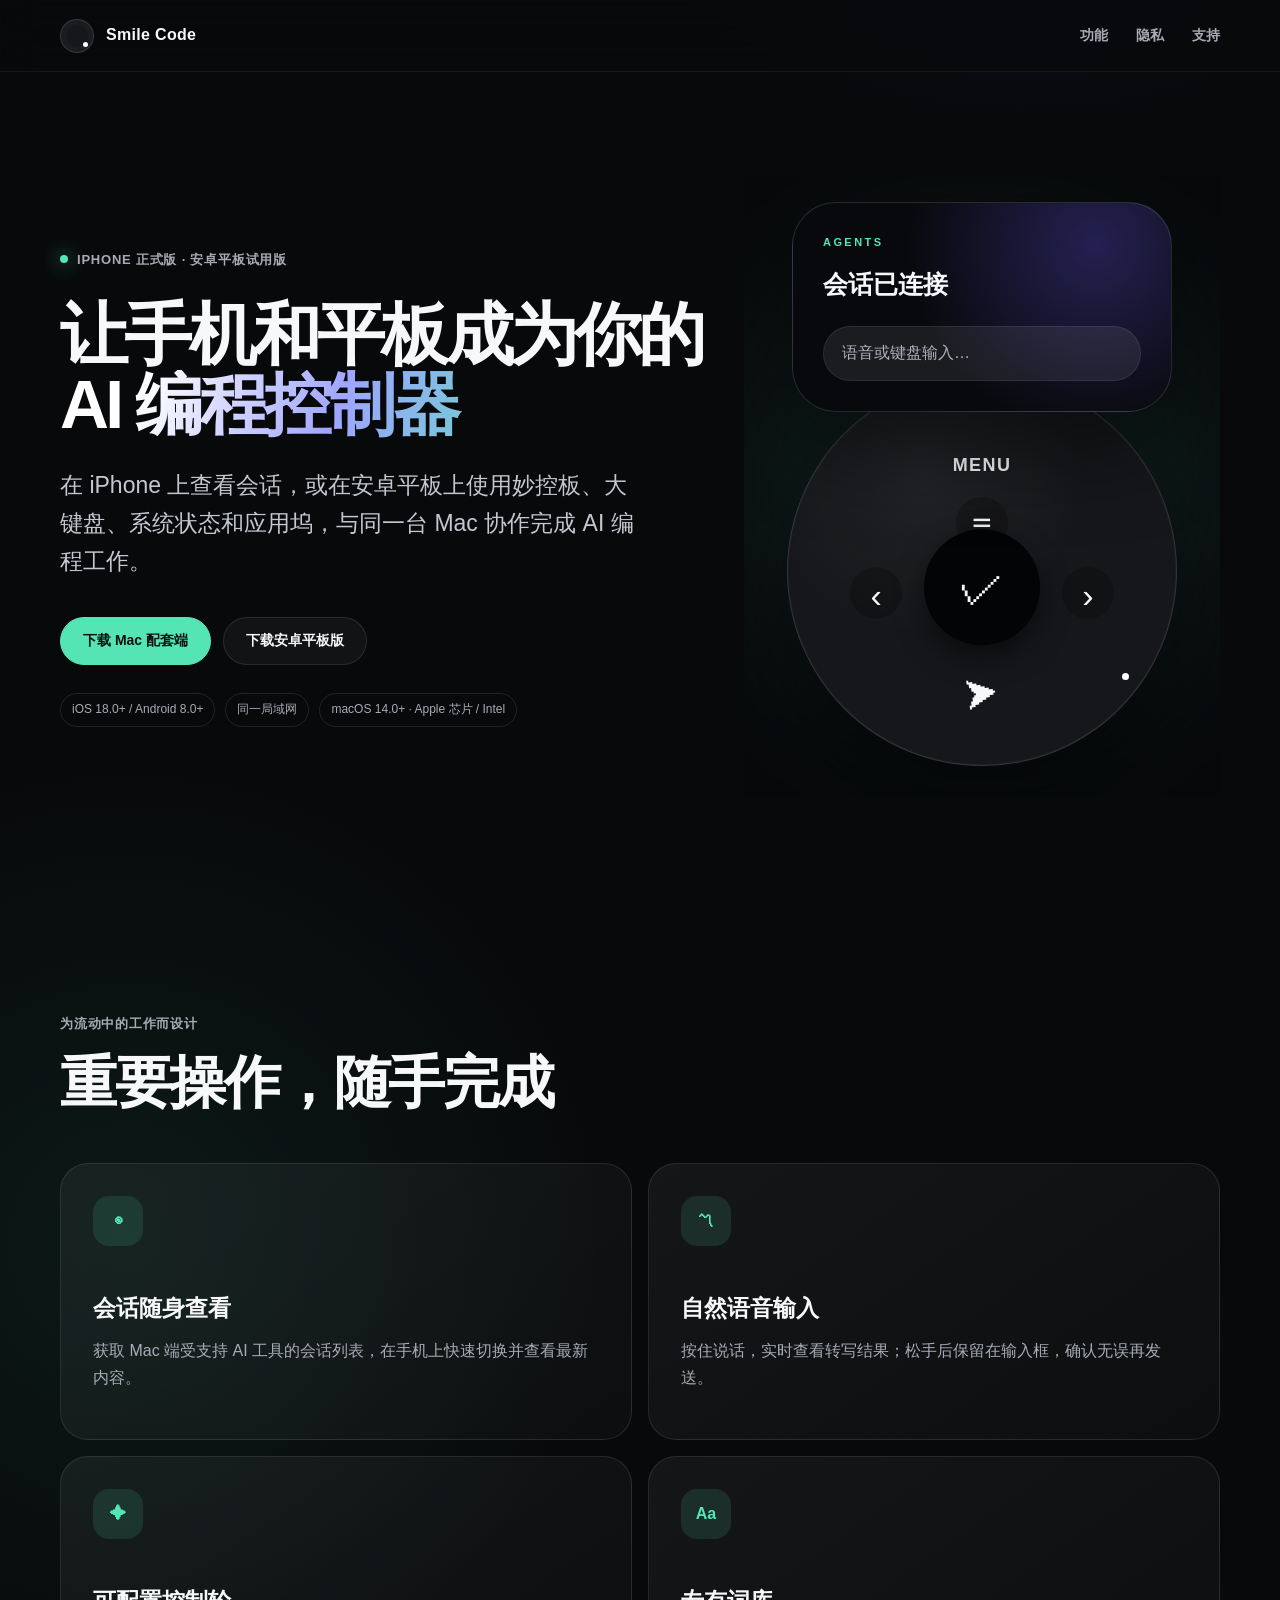
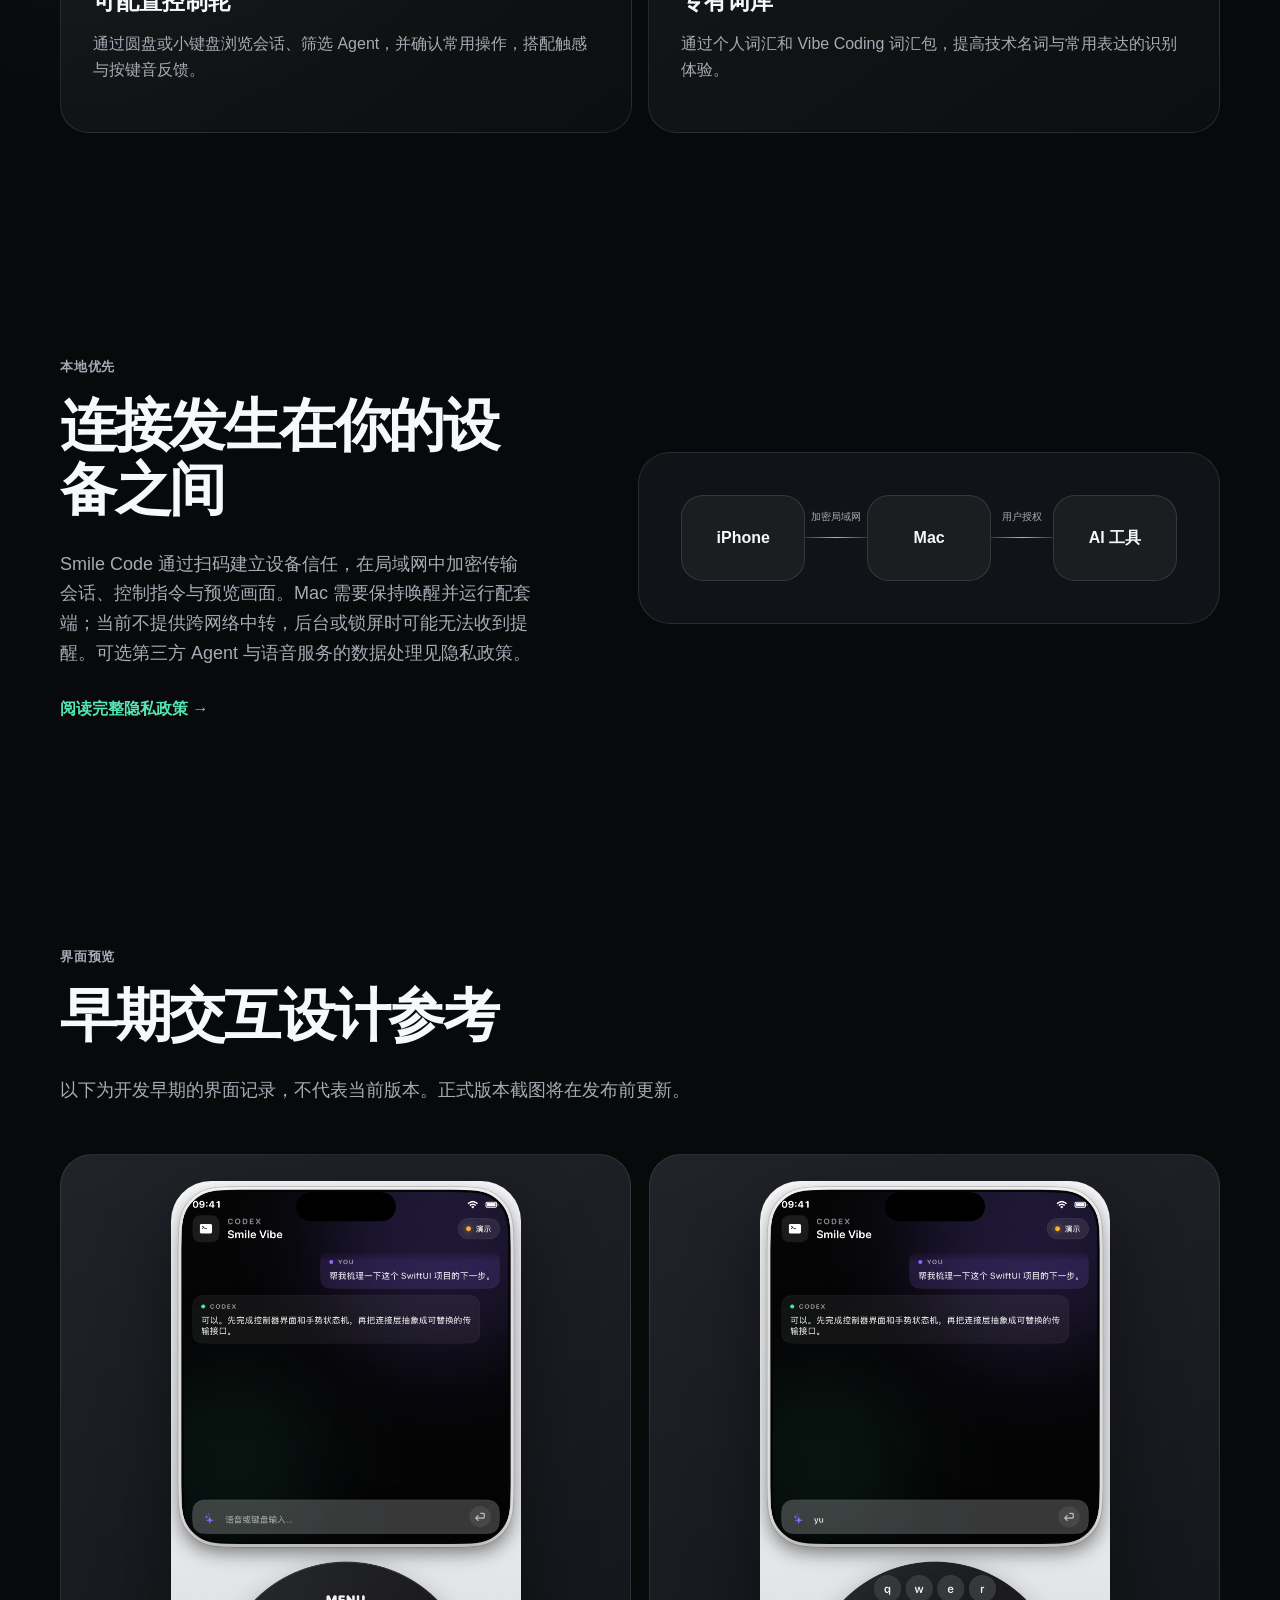
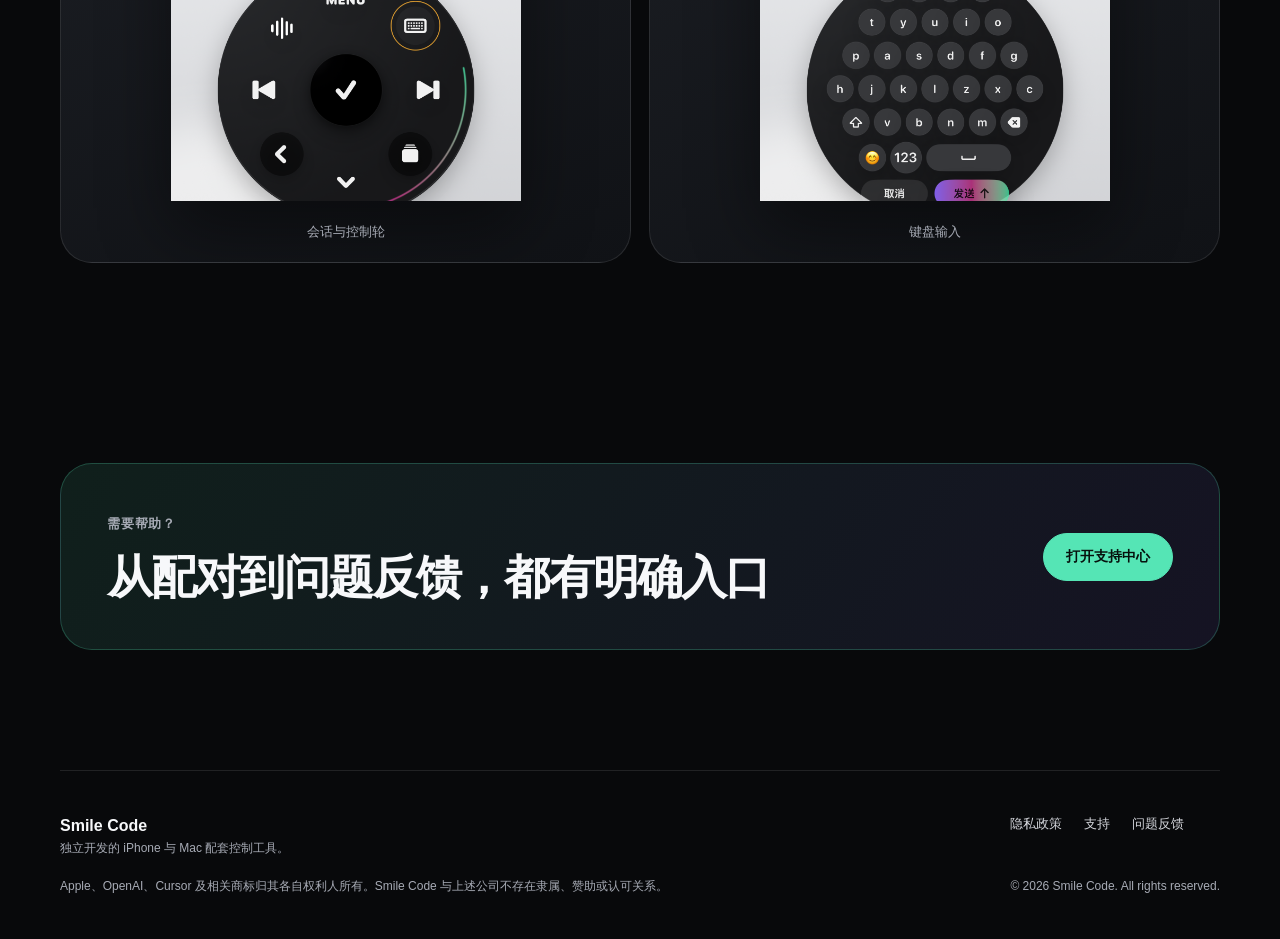
<file: docs/index.html>
<!doctype html>
<html lang="zh-CN">
<head>
  <meta charset="utf-8">
  <meta name="viewport" content="width=device-width, initial-scale=1">
  <meta name="description" content="Smile Code 将 iPhone 与安卓平板变成面向 AI 编程工作流的随身控制器。">
  <meta name="theme-color" content="#0a0b0d">
  <meta property="og:title" content="Smile Code">
  <meta property="og:description" content="用手机和平板操控 Mac 上的 AI 工具。">
  <meta property="og:type" content="website">
  <meta property="og:url" content="https://tanhuoo.github.io/SmileVibe/">
  <title>Smile Code｜手机与平板上的 AI 编程控制器</title>
  <link rel="stylesheet" href="./styles.css">
</head>
<body>
  <header class="site-header">
    <a class="brand" href="./" aria-label="Smile Code 首页">
      <span class="brand-mark" aria-hidden="true"><span></span></span>
      <span>Smile Code</span>
    </a>
    <nav aria-label="主要导航">
      <a href="#features">功能</a>
      <a href="./privacy.html">隐私</a>
      <a href="./support.html">支持</a>
    </nav>
  </header>

  <main>
    <section class="hero shell">
      <div class="hero-copy">
        <div class="eyebrow"><span class="status-dot"></span> iPhone 正式版 · 安卓平板试用版</div>
        <h1><span class="hero-line">让手机和平板成为你的</span><span class="hero-accent">AI 编程控制器</span></h1>
        <p class="lead">在 iPhone 上查看会话，或在安卓平板上使用妙控板、大键盘、系统状态和应用坞，与同一台 Mac 协作完成 AI 编程工作。</p>
        <div class="actions">
          <a class="button primary" href="./support.html#mac-download">下载 Mac 配套端</a>
          <a class="button secondary" href="./support.html#android-download">下载安卓平板版</a>
        </div>
        <div class="requirements">
          <span>iOS 18.0+ / Android 8.0+</span>
          <span>同一局域网</span>
          <span>macOS 14.0+ · Apple 芯片 / Intel</span>
        </div>
      </div>

      <div class="controller-visual" aria-label="Smile Code 控制轮示意图">
        <div class="screen-card">
          <span class="screen-label">AGENTS</span>
          <strong>会话已连接</strong>
          <p>语音或键盘输入…</p>
        </div>
        <div class="wheel">
          <span class="wheel-label">MENU</span>
          <span class="wheel-key key-top">≡</span>
          <span class="wheel-key key-left">‹</span>
          <span class="wheel-key key-right">›</span>
          <span class="wheel-key key-bottom">➤</span>
          <span class="wheel-center">✓</span>
          <span class="wheel-dot"></span>
        </div>
      </div>
    </section>

    <section class="section shell" id="features">
      <div class="section-heading">
        <span class="eyebrow">为流动中的工作而设计</span>
        <h2>重要操作，随手完成</h2>
      </div>
      <div class="feature-grid">
        <article class="feature-card">
          <span class="feature-icon">◉</span>
          <h3>会话随身查看</h3>
          <p>获取 Mac 端受支持 AI 工具的会话列表，在手机上快速切换并查看最新内容。</p>
        </article>
        <article class="feature-card">
          <span class="feature-icon">〽</span>
          <h3>自然语音输入</h3>
          <p>按住说话，实时查看转写结果；松手后保留在输入框，确认无误再发送。</p>
        </article>
        <article class="feature-card">
          <span class="feature-icon">✦</span>
          <h3>可配置控制轮</h3>
          <p>通过圆盘或小键盘浏览会话、筛选 Agent，并确认常用操作，搭配触感与按键音反馈。</p>
        </article>
        <article class="feature-card">
          <span class="feature-icon">Aa</span>
          <h3>专有词库</h3>
          <p>通过个人词汇和 Vibe Coding 词汇包，提高技术名词与常用表达的识别体验。</p>
        </article>
      </div>
    </section>

    <section class="section shell split-section">
      <div>
        <span class="eyebrow">本地优先</span>
        <h2>连接发生在你的设备之间</h2>
        <p class="section-copy">Smile Code 通过扫码建立设备信任，在局域网中加密传输会话、控制指令与预览画面。Mac 需要保持唤醒并运行配套端；当前不提供跨网络中转，后台或锁屏时可能无法收到提醒。可选第三方 Agent 与语音服务的数据处理见隐私政策。</p>
        <a class="text-link" href="./privacy.html">阅读完整隐私政策 →</a>
      </div>
      <div class="flow-card" aria-label="数据流示意">
        <div class="flow-node">iPhone</div>
        <div class="flow-line"><span>加密局域网</span></div>
        <div class="flow-node">Mac</div>
        <div class="flow-line"><span>用户授权</span></div>
        <div class="flow-node">AI 工具</div>
      </div>
    </section>

    <section class="section shell">
      <div class="section-heading">
        <span class="eyebrow">界面预览</span>
        <h2>早期交互设计参考</h2>
        <p class="section-copy">以下为开发早期的界面记录，不代表当前版本。正式版本截图将在发布前更新。</p>
      </div>
      <div class="gallery">
        <figure>
          <img src="./assets/mvp-round-04-main.png" alt="Smile Code 会话与控制轮界面" loading="lazy">
          <figcaption>会话与控制轮</figcaption>
        </figure>
        <figure>
          <img src="./assets/mvp-round-04-keyboard.png" alt="Smile Code 键盘输入界面" loading="lazy">
          <figcaption>键盘输入</figcaption>
        </figure>
      </div>
    </section>

    <section class="cta shell">
      <div>
        <span class="eyebrow">需要帮助？</span>
        <h2>从配对到问题反馈，都有明确入口</h2>
      </div>
      <a class="button primary" href="./support.html">打开支持中心</a>
    </section>
  </main>

  <footer class="site-footer shell">
    <div>
      <strong>Smile Code</strong>
      <p>独立开发的 iPhone 与 Mac 配套控制工具。</p>
    </div>
    <div class="footer-links">
      <a href="./privacy.html">隐私政策</a>
      <a href="./support.html">支持</a>
      <a href="https://github.com/TanHuoo/SmileVibe/issues">问题反馈</a>
    </div>
    <p class="disclaimer">Apple、OpenAI、Cursor 及相关商标归其各自权利人所有。Smile Code 与上述公司不存在隶属、赞助或认可关系。</p>
    <p class="copyright">© 2026 Smile Code. All rights reserved.</p>
  </footer>
</body>
</html>
</file>
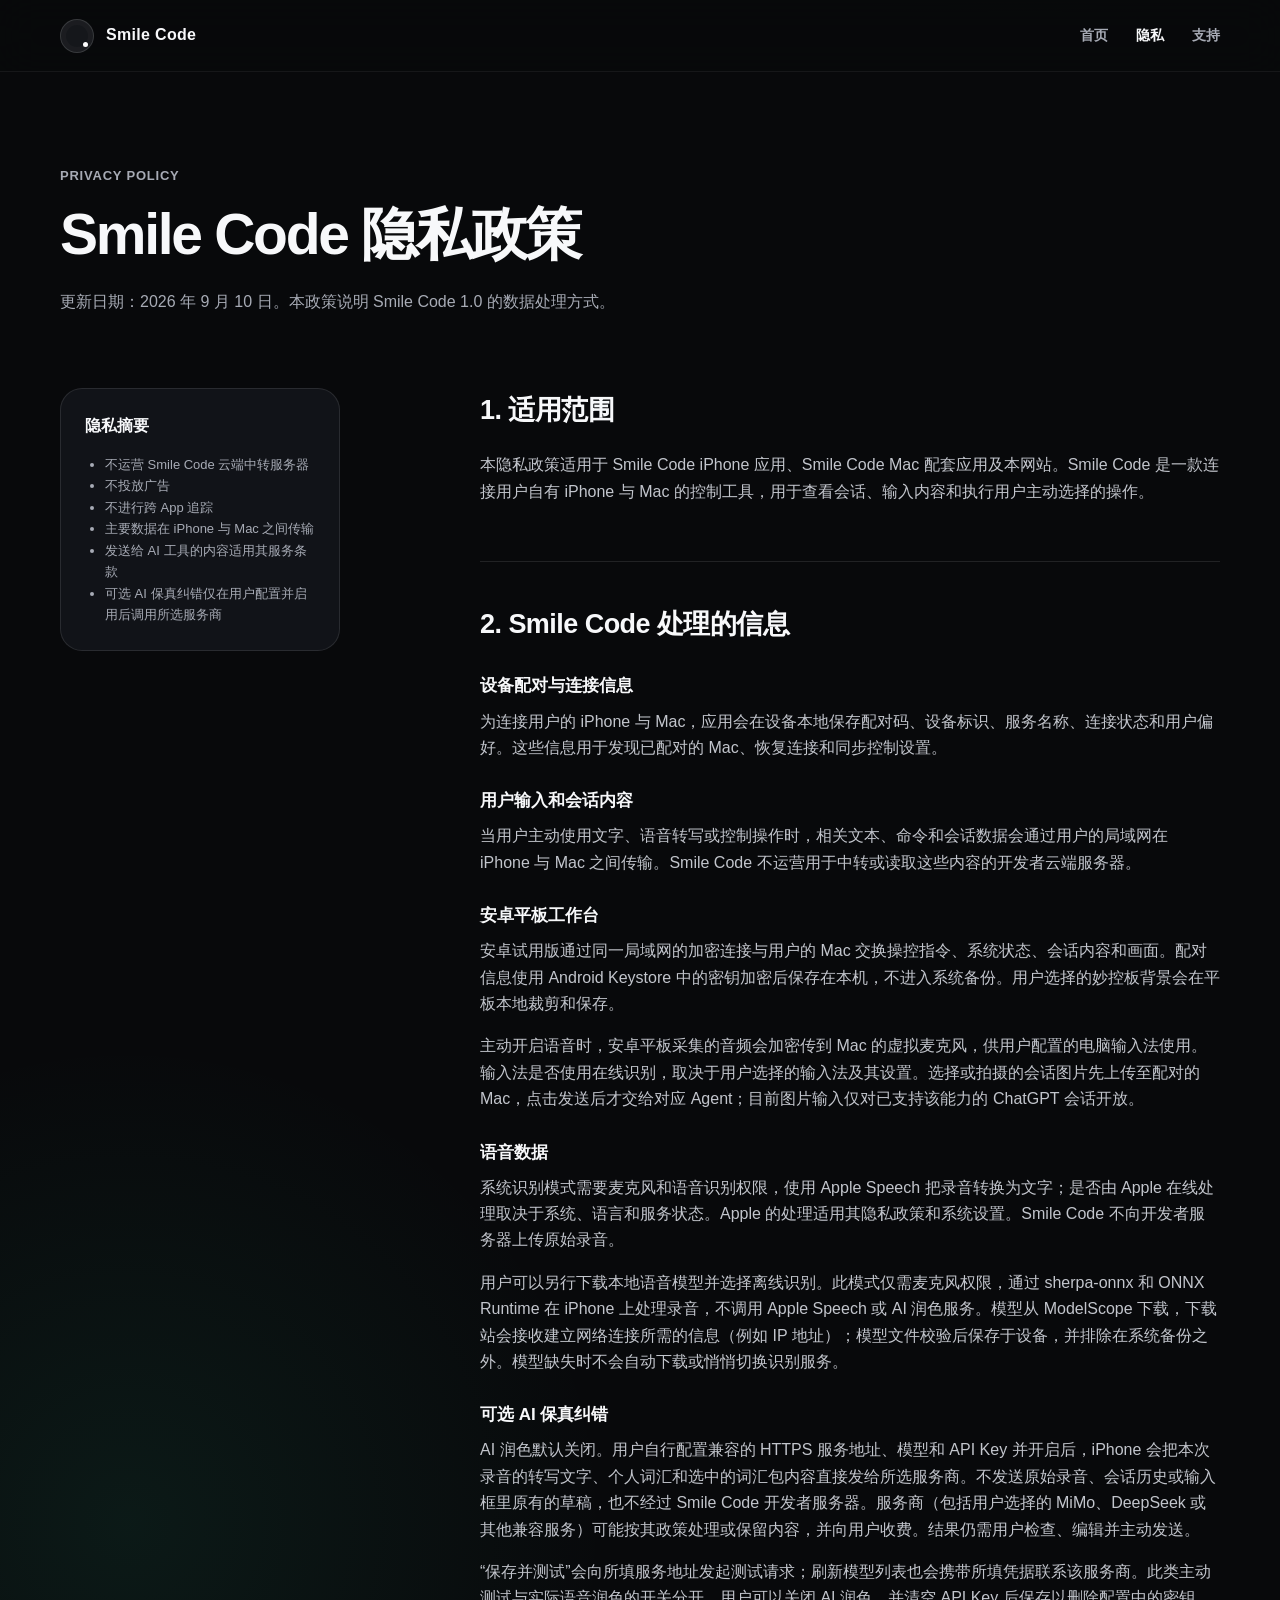
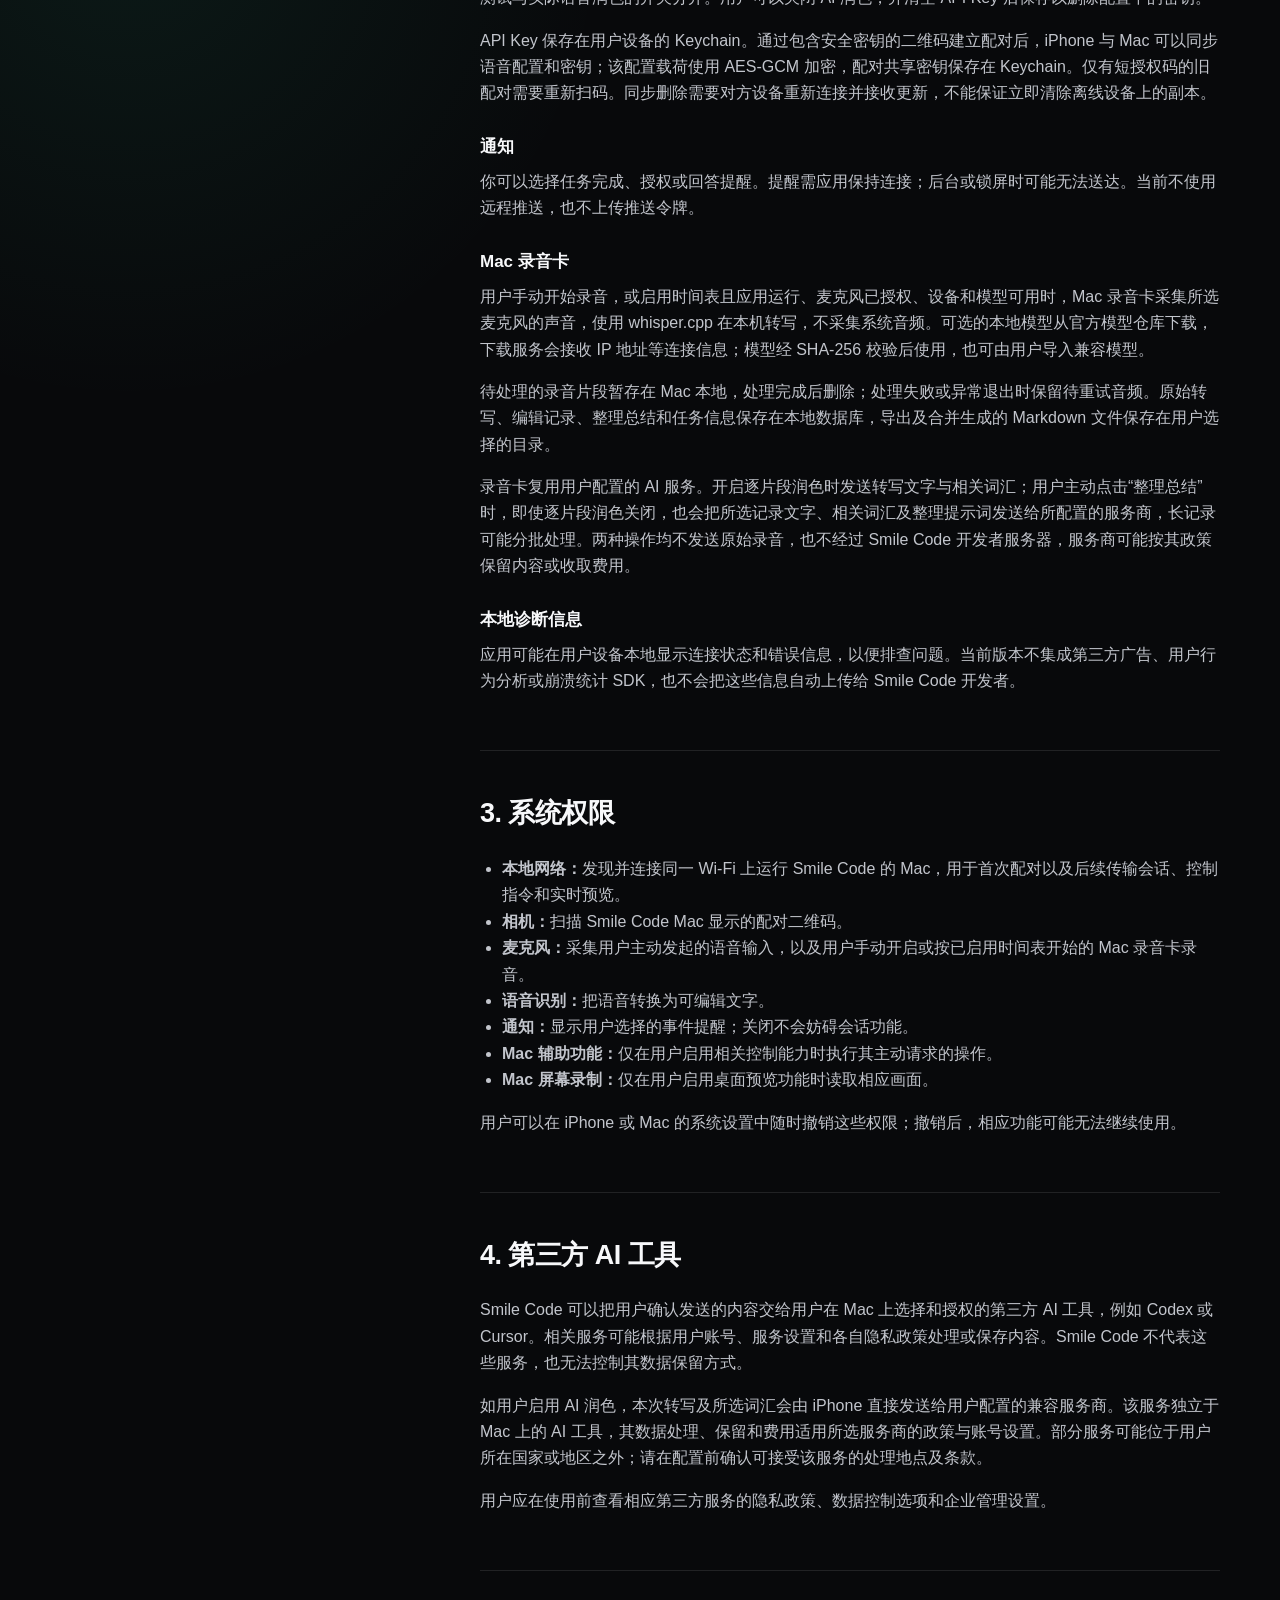
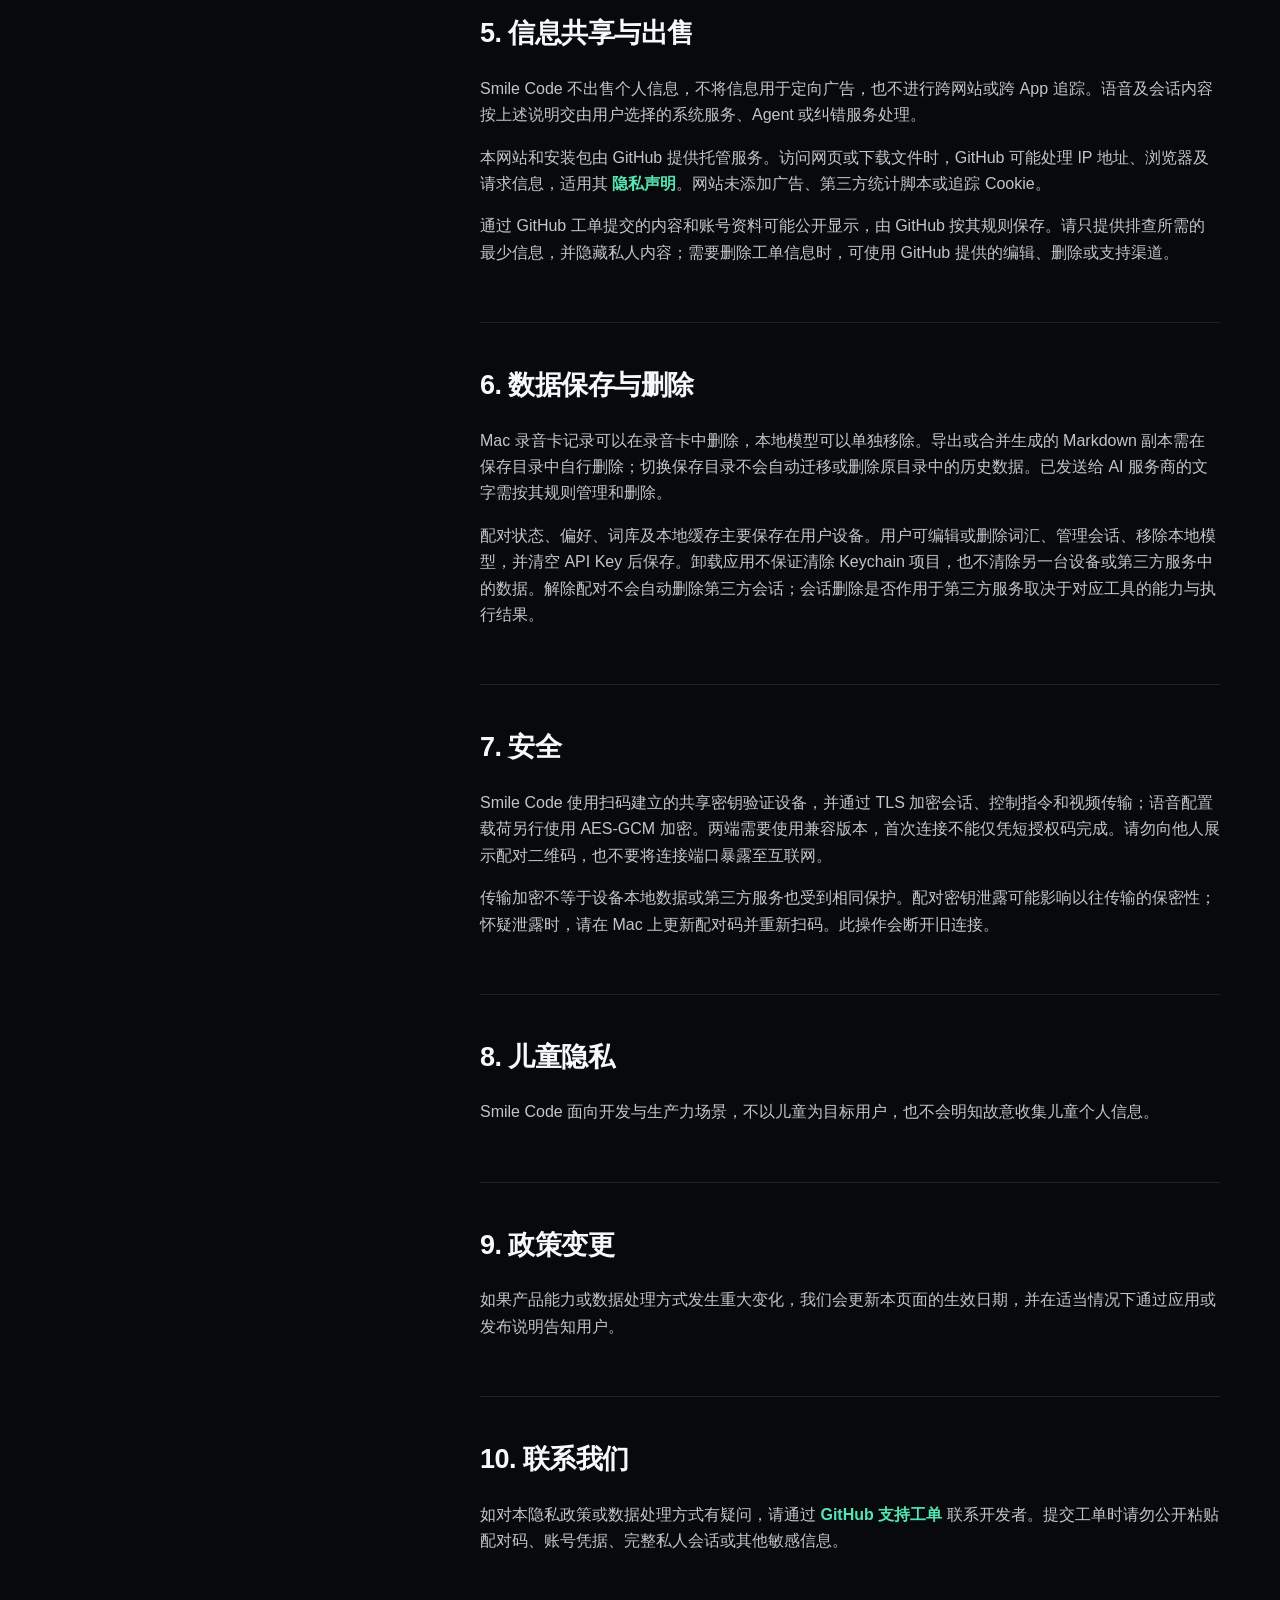
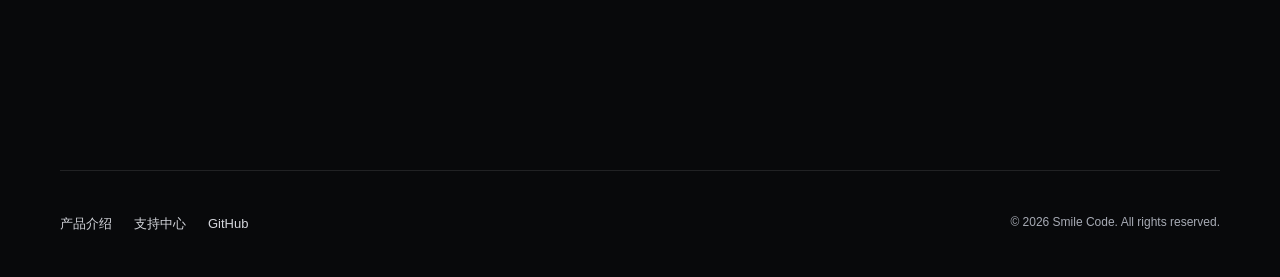
<file: docs/privacy.html>
<!doctype html>
<html lang="zh-CN">
<head>
  <meta charset="utf-8">
  <meta name="viewport" content="width=device-width, initial-scale=1">
  <meta name="description" content="Smile Code 隐私政策。">
  <meta name="theme-color" content="#0a0b0d">
  <title>隐私政策｜Smile Code</title>
  <link rel="stylesheet" href="./styles.css">
</head>
<body>
  <header class="site-header">
    <a class="brand" href="./" aria-label="Smile Code 首页">
      <span class="brand-mark" aria-hidden="true"><span></span></span>
      <span>Smile Code</span>
    </a>
    <nav aria-label="主要导航">
      <a href="./">首页</a>
      <a aria-current="page" href="./privacy.html">隐私</a>
      <a href="./support.html">支持</a>
    </nav>
  </header>

  <main class="document shell">
    <div class="document-heading">
      <span class="eyebrow">Privacy Policy</span>
      <h1>Smile Code 隐私政策</h1>
      <p>更新日期：2026 年 9 月 10 日。本政策说明 Smile Code 1.0 的数据处理方式。</p>
    </div>

    <div class="document-layout">
      <aside class="document-summary">
        <strong>隐私摘要</strong>
        <ul>
          <li>不运营 Smile Code 云端中转服务器</li>
          <li>不投放广告</li>
          <li>不进行跨 App 追踪</li>
          <li>主要数据在 iPhone 与 Mac 之间传输</li>
          <li>发送给 AI 工具的内容适用其服务条款</li>
          <li>可选 AI 保真纠错仅在用户配置并启用后调用所选服务商</li>
        </ul>
      </aside>

      <article class="document-content">
        <section>
          <h2>1. 适用范围</h2>
          <p>本隐私政策适用于 Smile Code iPhone 应用、Smile Code Mac 配套应用及本网站。Smile Code 是一款连接用户自有 iPhone 与 Mac 的控制工具，用于查看会话、输入内容和执行用户主动选择的操作。</p>
        </section>

        <section>
          <h2>2. Smile Code 处理的信息</h2>
          <h3>设备配对与连接信息</h3>
          <p>为连接用户的 iPhone 与 Mac，应用会在设备本地保存配对码、设备标识、服务名称、连接状态和用户偏好。这些信息用于发现已配对的 Mac、恢复连接和同步控制设置。</p>

          <h3>用户输入和会话内容</h3>
          <p>当用户主动使用文字、语音转写或控制操作时，相关文本、命令和会话数据会通过用户的局域网在 iPhone 与 Mac 之间传输。Smile Code 不运营用于中转或读取这些内容的开发者云端服务器。</p>

          <h3>安卓平板工作台</h3>
          <p>安卓试用版通过同一局域网的加密连接与用户的 Mac 交换操控指令、系统状态、会话内容和画面。配对信息使用 Android Keystore 中的密钥加密后保存在本机，不进入系统备份。用户选择的妙控板背景会在平板本地裁剪和保存。</p>
          <p>主动开启语音时，安卓平板采集的音频会加密传到 Mac 的虚拟麦克风，供用户配置的电脑输入法使用。输入法是否使用在线识别，取决于用户选择的输入法及其设置。选择或拍摄的会话图片先上传至配对的 Mac，点击发送后才交给对应 Agent；目前图片输入仅对已支持该能力的 ChatGPT 会话开放。</p>

          <h3>语音数据</h3>
          <p>系统识别模式需要麦克风和语音识别权限，使用 Apple Speech 把录音转换为文字；是否由 Apple 在线处理取决于系统、语言和服务状态。Apple 的处理适用其隐私政策和系统设置。Smile Code 不向开发者服务器上传原始录音。</p>
          <p>用户可以另行下载本地语音模型并选择离线识别。此模式仅需麦克风权限，通过 sherpa-onnx 和 ONNX Runtime 在 iPhone 上处理录音，不调用 Apple Speech 或 AI 润色服务。模型从 ModelScope 下载，下载站会接收建立网络连接所需的信息（例如 IP 地址）；模型文件校验后保存于设备，并排除在系统备份之外。模型缺失时不会自动下载或悄悄切换识别服务。</p>

          <h3>可选 AI 保真纠错</h3>
          <p>AI 润色默认关闭。用户自行配置兼容的 HTTPS 服务地址、模型和 API Key 并开启后，iPhone 会把本次录音的转写文字、个人词汇和选中的词汇包内容直接发给所选服务商。不发送原始录音、会话历史或输入框里原有的草稿，也不经过 Smile Code 开发者服务器。服务商（包括用户选择的 MiMo、DeepSeek 或其他兼容服务）可能按其政策处理或保留内容，并向用户收费。结果仍需用户检查、编辑并主动发送。</p>
          <p>“保存并测试”会向所填服务地址发起测试请求；刷新模型列表也会携带所填凭据联系该服务商。此类主动测试与实际语音润色的开关分开。用户可以关闭 AI 润色，并清空 API Key 后保存以删除配置中的密钥。</p>
          <p>API Key 保存在用户设备的 Keychain。通过包含安全密钥的二维码建立配对后，iPhone 与 Mac 可以同步语音配置和密钥；该配置载荷使用 AES-GCM 加密，配对共享密钥保存在 Keychain。仅有短授权码的旧配对需要重新扫码。同步删除需要对方设备重新连接并接收更新，不能保证立即清除离线设备上的副本。</p>

          <h3>通知</h3>
          <p>你可以选择任务完成、授权或回答提醒。提醒需应用保持连接；后台或锁屏时可能无法送达。当前不使用远程推送，也不上传推送令牌。</p>

          <h3>Mac 录音卡</h3>
          <p>用户手动开始录音，或启用时间表且应用运行、麦克风已授权、设备和模型可用时，Mac 录音卡采集所选麦克风的声音，使用 whisper.cpp 在本机转写，不采集系统音频。可选的本地模型从官方模型仓库下载，下载服务会接收 IP 地址等连接信息；模型经 SHA-256 校验后使用，也可由用户导入兼容模型。</p>
          <p>待处理的录音片段暂存在 Mac 本地，处理完成后删除；处理失败或异常退出时保留待重试音频。原始转写、编辑记录、整理总结和任务信息保存在本地数据库，导出及合并生成的 Markdown 文件保存在用户选择的目录。</p>
          <p>录音卡复用用户配置的 AI 服务。开启逐片段润色时发送转写文字与相关词汇；用户主动点击“整理总结”时，即使逐片段润色关闭，也会把所选记录文字、相关词汇及整理提示词发送给所配置的服务商，长记录可能分批处理。两种操作均不发送原始录音，也不经过 Smile Code 开发者服务器，服务商可能按其政策保留内容或收取费用。</p>
          <h3>本地诊断信息</h3>
          <p>应用可能在用户设备本地显示连接状态和错误信息，以便排查问题。当前版本不集成第三方广告、用户行为分析或崩溃统计 SDK，也不会把这些信息自动上传给 Smile Code 开发者。</p>
        </section>

        <section>
          <h2>3. 系统权限</h2>
          <ul>
            <li><strong>本地网络：</strong>发现并连接同一 Wi-Fi 上运行 Smile Code 的 Mac，用于首次配对以及后续传输会话、控制指令和实时预览。</li>
            <li><strong>相机：</strong>扫描 Smile Code Mac 显示的配对二维码。</li>
            <li><strong>麦克风：</strong>采集用户主动发起的语音输入，以及用户手动开启或按已启用时间表开始的 Mac 录音卡录音。</li>
            <li><strong>语音识别：</strong>把语音转换为可编辑文字。</li>
            <li><strong>通知：</strong>显示用户选择的事件提醒；关闭不会妨碍会话功能。</li>
            <li><strong>Mac 辅助功能：</strong>仅在用户启用相关控制能力时执行其主动请求的操作。</li>
            <li><strong>Mac 屏幕录制：</strong>仅在用户启用桌面预览功能时读取相应画面。</li>
          </ul>
          <p>用户可以在 iPhone 或 Mac 的系统设置中随时撤销这些权限；撤销后，相应功能可能无法继续使用。</p>
        </section>

        <section>
          <h2>4. 第三方 AI 工具</h2>
          <p>Smile Code 可以把用户确认发送的内容交给用户在 Mac 上选择和授权的第三方 AI 工具，例如 Codex 或 Cursor。相关服务可能根据用户账号、服务设置和各自隐私政策处理或保存内容。Smile Code 不代表这些服务，也无法控制其数据保留方式。</p>
          <p>如用户启用 AI 润色，本次转写及所选词汇会由 iPhone 直接发送给用户配置的兼容服务商。该服务独立于 Mac 上的 AI 工具，其数据处理、保留和费用适用所选服务商的政策与账号设置。部分服务可能位于用户所在国家或地区之外；请在配置前确认可接受该服务的处理地点及条款。</p>
          <p>用户应在使用前查看相应第三方服务的隐私政策、数据控制选项和企业管理设置。</p>
        </section>

        <section>
          <h2>5. 信息共享与出售</h2>
          <p>Smile Code 不出售个人信息，不将信息用于定向广告，也不进行跨网站或跨 App 追踪。语音及会话内容按上述说明交由用户选择的系统服务、Agent 或纠错服务处理。</p>
          <p>本网站和安装包由 GitHub 提供托管服务。访问网页或下载文件时，GitHub 可能处理 IP 地址、浏览器及请求信息，适用其 <a href="https://docs.github.com/en/site-policy/privacy-policies/github-general-privacy-statement">隐私声明</a>。网站未添加广告、第三方统计脚本或追踪 Cookie。</p>
          <p>通过 GitHub 工单提交的内容和账号资料可能公开显示，由 GitHub 按其规则保存。请只提供排查所需的最少信息，并隐藏私人内容；需要删除工单信息时，可使用 GitHub 提供的编辑、删除或支持渠道。</p>
        </section>

        <section>
          <h2>6. 数据保存与删除</h2>
          <p>Mac 录音卡记录可以在录音卡中删除，本地模型可以单独移除。导出或合并生成的 Markdown 副本需在保存目录中自行删除；切换保存目录不会自动迁移或删除原目录中的历史数据。已发送给 AI 服务商的文字需按其规则管理和删除。</p>
          <p>配对状态、偏好、词库及本地缓存主要保存在用户设备。用户可编辑或删除词汇、管理会话、移除本地模型，并清空 API Key 后保存。卸载应用不保证清除 Keychain 项目，也不清除另一台设备或第三方服务中的数据。解除配对不会自动删除第三方会话；会话删除是否作用于第三方服务取决于对应工具的能力与执行结果。</p>
        </section>

        <section>
          <h2>7. 安全</h2>
          <p>Smile Code 使用扫码建立的共享密钥验证设备，并通过 TLS 加密会话、控制指令和视频传输；语音配置载荷另行使用 AES-GCM 加密。两端需要使用兼容版本，首次连接不能仅凭短授权码完成。请勿向他人展示配对二维码，也不要将连接端口暴露至互联网。</p>
          <p>传输加密不等于设备本地数据或第三方服务也受到相同保护。配对密钥泄露可能影响以往传输的保密性；怀疑泄露时，请在 Mac 上更新配对码并重新扫码。此操作会断开旧连接。</p>
        </section>

        <section>
          <h2>8. 儿童隐私</h2>
          <p>Smile Code 面向开发与生产力场景，不以儿童为目标用户，也不会明知故意收集儿童个人信息。</p>
        </section>

        <section>
          <h2>9. 政策变更</h2>
          <p>如果产品能力或数据处理方式发生重大变化，我们会更新本页面的生效日期，并在适当情况下通过应用或发布说明告知用户。</p>
        </section>

        <section>
          <h2>10. 联系我们</h2>
          <p>如对本隐私政策或数据处理方式有疑问，请通过 <a href="https://github.com/TanHuoo/SmileVibe/issues/new">GitHub 支持工单</a> 联系开发者。提交工单时请勿公开粘贴配对码、账号凭据、完整私人会话或其他敏感信息。</p>
        </section>
      </article>
    </div>
  </main>

  <footer class="site-footer shell compact-footer">
    <div class="footer-links">
      <a href="./">产品介绍</a>
      <a href="./support.html">支持中心</a>
      <a href="https://github.com/TanHuoo/SmileVibe">GitHub</a>
    </div>
    <p class="copyright">© 2026 Smile Code. All rights reserved.</p>
  </footer>
</body>
</html>
</file>
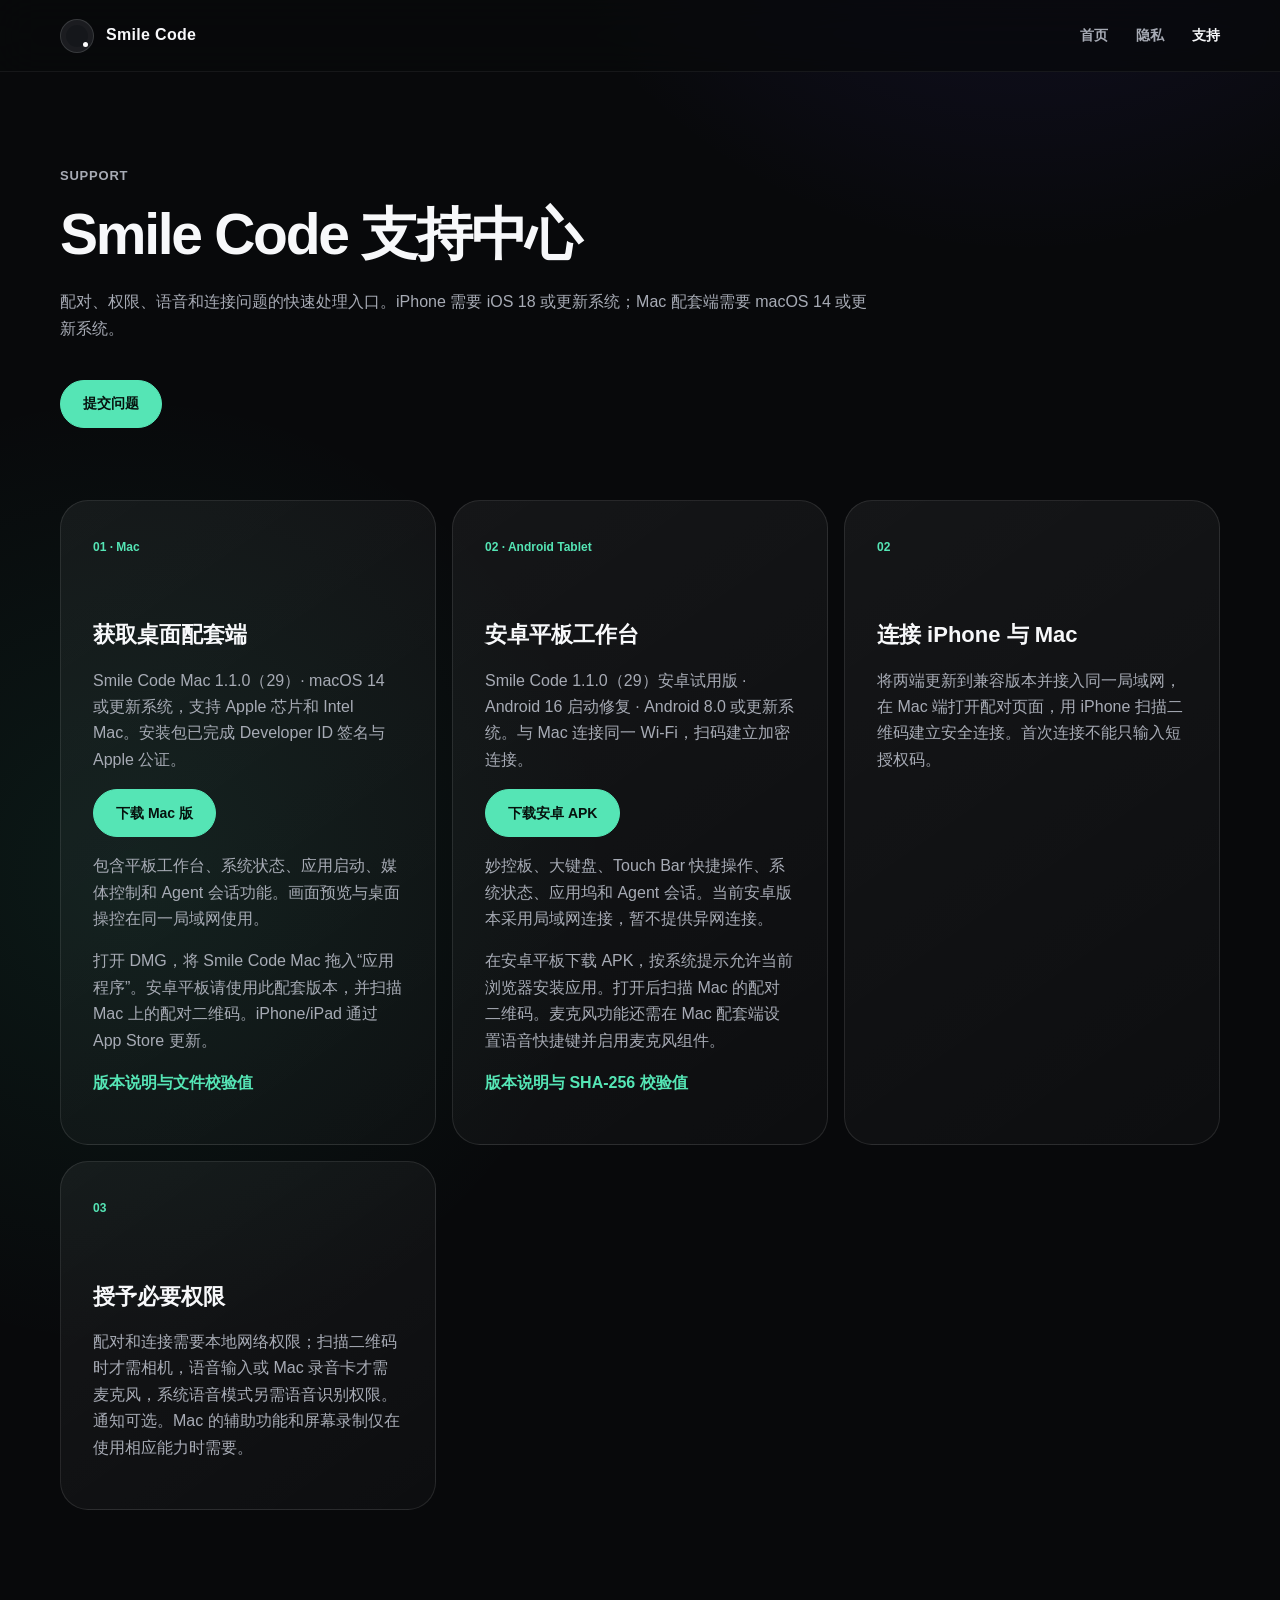
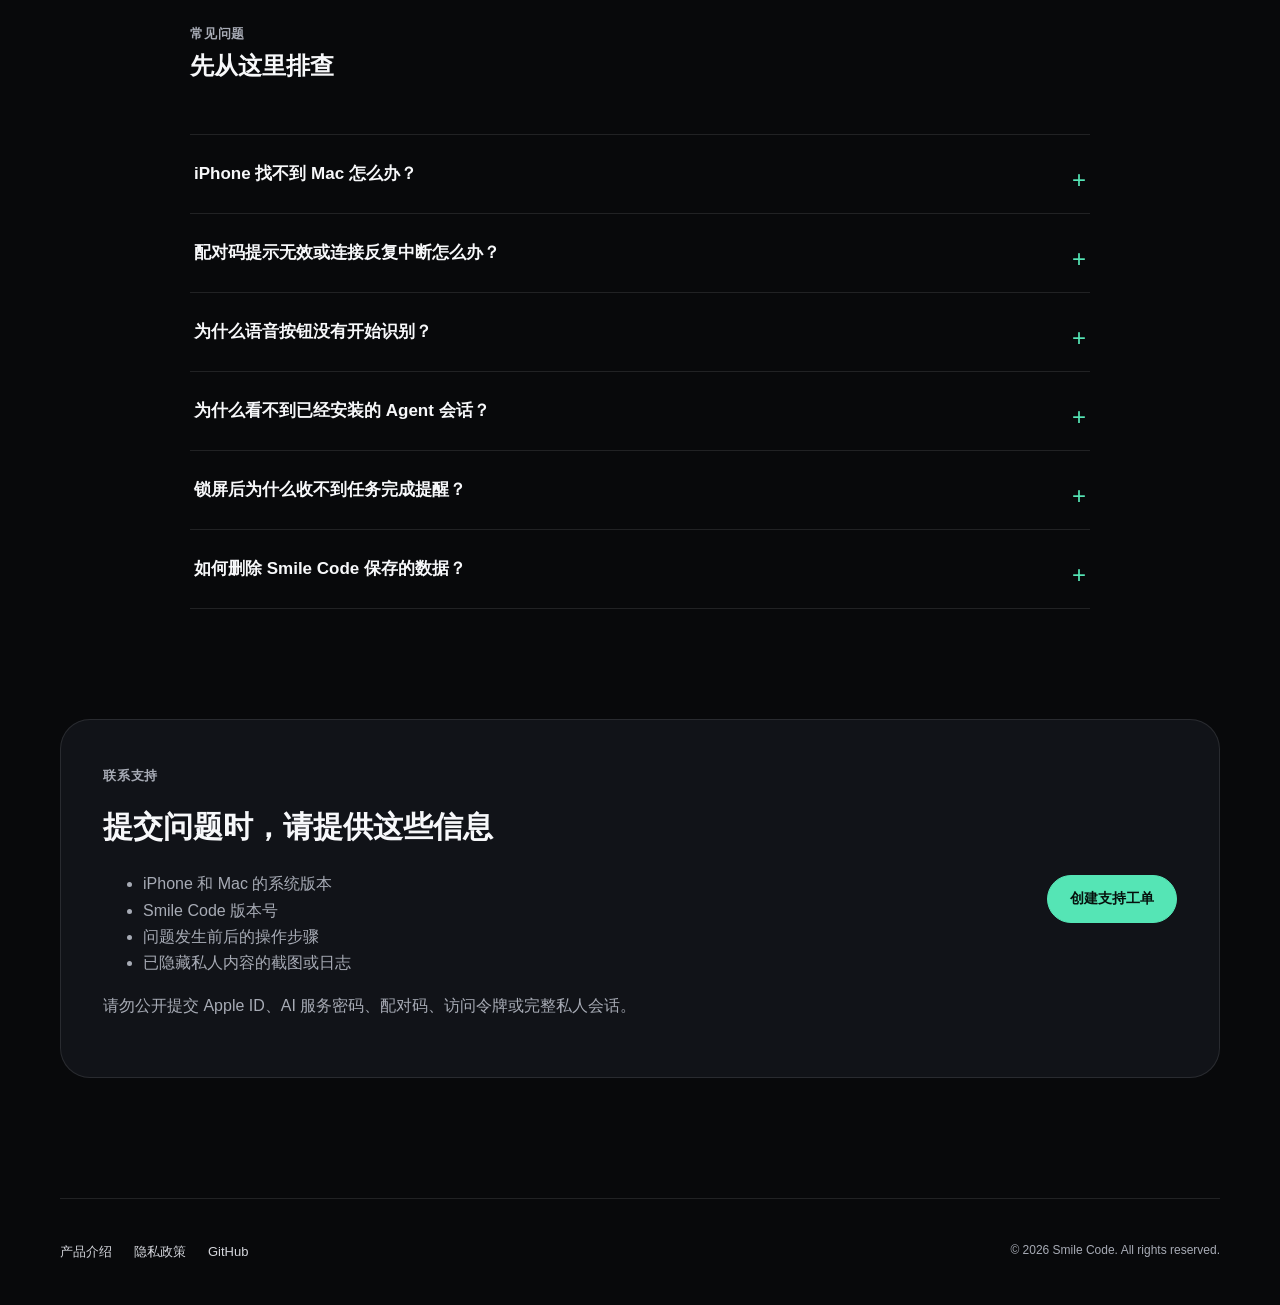
<file: docs/support.html>
<!doctype html>
<html lang="zh-CN">
<head>
  <meta charset="utf-8">
  <meta name="viewport" content="width=device-width, initial-scale=1">
  <meta name="description" content="Smile Code 支持中心、安装说明和问题反馈。">
  <meta name="theme-color" content="#0a0b0d">
  <title>支持中心｜Smile Code</title>
  <link rel="stylesheet" href="./styles.css">
</head>
<body>
  <header class="site-header">
    <a class="brand" href="./" aria-label="Smile Code 首页">
      <span class="brand-mark" aria-hidden="true"><span></span></span>
      <span>Smile Code</span>
    </a>
    <nav aria-label="主要导航">
      <a href="./">首页</a>
      <a href="./privacy.html">隐私</a>
      <a aria-current="page" href="./support.html">支持</a>
    </nav>
  </header>

  <main class="document shell">
    <div class="document-heading support-heading">
      <span class="eyebrow">Support</span>
      <h1>Smile Code 支持中心</h1>
      <p>配对、权限、语音和连接问题的快速处理入口。iPhone 需要 iOS 18 或更新系统；Mac 配套端需要 macOS 14 或更新系统。</p>
      <a class="button primary" href="https://github.com/TanHuoo/SmileVibe/issues/new">提交问题</a>
    </div>

    <section class="support-grid">
      <article class="support-card" id="mac-download">
        <span>01 · Mac</span>
        <h2>获取桌面配套端</h2>
        <p>Smile Code Mac 1.1.0（29）· macOS 14 或更新系统，支持 Apple 芯片和 Intel Mac。安装包已完成 Developer ID 签名与 Apple 公证。</p>
        <p><a class="button primary" href="https://github.com/TanHuoo/SmileVibe/releases/download/mac-v1.1.0-build.29-20261001/Smile-Code-Mac-1.1.0-29-universal.dmg">下载 Mac 版</a></p>
        <p>包含平板工作台、系统状态、应用启动、媒体控制和 Agent 会话功能。画面预览与桌面操控在同一局域网使用。</p>
        <p class="availability-note">打开 DMG，将 Smile Code Mac 拖入“应用程序”。安卓平板请使用此配套版本，并扫描 Mac 上的配对二维码。iPhone/iPad 通过 App Store 更新。</p>
        <p><a href="https://github.com/TanHuoo/SmileVibe/releases/tag/mac-v1.1.0-build.29-20261001">版本说明与文件校验值</a></p>
      </article>
      <article class="support-card" id="android-download">
        <span>02 · Android Tablet</span>
        <h2>安卓平板工作台</h2>
        <p>Smile Code 1.1.0（29）安卓试用版 · Android 16 启动修复 · Android 8.0 或更新系统。与 Mac 连接同一 Wi-Fi，扫码建立加密连接。</p>
        <p><a class="button primary" href="https://github.com/TanHuoo/SmileVibe/releases/download/android-v1.1.0-build.29-20261001-r3/Smile-Code-Android-1.1.0-29.apk">下载安卓 APK</a></p>
        <p>妙控板、大键盘、Touch Bar 快捷操作、系统状态、应用坞和 Agent 会话。当前安卓版本采用局域网连接，暂不提供异网连接。</p>
        <p class="availability-note">在安卓平板下载 APK，按系统提示允许当前浏览器安装应用。打开后扫描 Mac 的配对二维码。麦克风功能还需在 Mac 配套端设置语音快捷键并启用麦克风组件。</p>
        <p><a href="https://github.com/TanHuoo/SmileVibe/releases/tag/android-v1.1.0-build.29-20261001-r3">版本说明与 SHA-256 校验值</a></p>
      </article>
      <article class="support-card">
        <span>02</span>
        <h2>连接 iPhone 与 Mac</h2>
        <p>将两端更新到兼容版本并接入同一局域网，在 Mac 端打开配对页面，用 iPhone 扫描二维码建立安全连接。首次连接不能只输入短授权码。</p>
      </article>
      <article class="support-card">
        <span>03</span>
        <h2>授予必要权限</h2>
        <p>配对和连接需要本地网络权限；扫描二维码时才需相机，语音输入或 Mac 录音卡才需麦克风，系统语音模式另需语音识别权限。通知可选。Mac 的辅助功能和屏幕录制仅在使用相应能力时需要。</p>
      </article>
    </section>

    <section class="faq">
      <div class="section-heading">
        <span class="eyebrow">常见问题</span>
        <h2>先从这里排查</h2>
      </div>

      <details>
        <summary>iPhone 找不到 Mac 怎么办？</summary>
        <div>
          <p>确认两台设备连接到同一个 Wi-Fi，并关闭会隔离局域网设备的访客网络。检查 iPhone 的“设置 → 隐私与安全性 → 本地网络”是否允许 Smile Code，随后在 Mac 端重新启动本地接收服务。</p>
        </div>
      </details>

      <details>
        <summary>配对码提示无效或连接反复中断怎么办？</summary>
        <div>
          <p>确认两端版本兼容，在 Mac 上更新配对码，再用 iPhone 扫描新的二维码。旧版仅输入短码的配对需要重新扫码。不要把配对二维码发送给其他人，也不要在不受信任的公共网络中配对。</p>
        </div>
      </details>

      <details>
        <summary>为什么语音按钮没有开始识别？</summary>
        <div>
          <p>先检查麦克风权限。选择系统识别时，还需允许语音识别；选择本地识别时，请先完成模型下载。转写文字会保留在输入框中，由你确认后发送。</p>
        </div>
      </details>

      <details>
        <summary>为什么看不到已经安装的 Agent 会话？</summary>
        <div>
          <p>Smile Code 只显示已经在 Mac 上完成配置并成功连接的 Agent。请在桌面配套端打开“连接中心 → 连接或配置 Agent”，并在相应工具中自行完成登录。未连接的 Agent 不会出现在 iPhone。</p>
        </div>
      </details>

      <details>
        <summary>锁屏后为什么收不到任务完成提醒？</summary>
        <div>
          <p>提醒需应用保持连接，后台或锁屏时可能无法送达。请返回应用查看进度，并保持 Mac 唤醒。</p>
        </div>
      </details>

      <details>
        <summary>如何删除 Smile Code 保存的数据？</summary>
        <div>
          <p>可以编辑或删除词汇、管理会话、移除本地模型，以及清空 API Key 后保存。解除配对不会删除另一设备或第三方服务的数据；卸载应用也不保证清除 Keychain 密钥。第三方 AI 工具中的会话请在相应工具或账号设置中核验删除结果。</p>
        </div>
      </details>
    </section>

    <section class="contact-panel">
      <div>
        <span class="eyebrow">联系支持</span>
        <h2>提交问题时，请提供这些信息</h2>
        <ul>
          <li>iPhone 和 Mac 的系统版本</li>
          <li>Smile Code 版本号</li>
          <li>问题发生前后的操作步骤</li>
          <li>已隐藏私人内容的截图或日志</li>
        </ul>
        <p>请勿公开提交 Apple ID、AI 服务密码、配对码、访问令牌或完整私人会话。</p>
      </div>
      <a class="button primary" href="https://github.com/TanHuoo/SmileVibe/issues/new">创建支持工单</a>
    </section>
  </main>

  <footer class="site-footer shell compact-footer">
    <div class="footer-links">
      <a href="./">产品介绍</a>
      <a href="./privacy.html">隐私政策</a>
      <a href="https://github.com/TanHuoo/SmileVibe">GitHub</a>
    </div>
    <p class="copyright">© 2026 Smile Code. All rights reserved.</p>
  </footer>
</body>
</html>
</file>
<file: docs/styles.css>
:root {
  color-scheme: dark;
  --bg: #08090b;
  --surface: #111318;
  --surface-strong: #171a20;
  --line: rgba(255, 255, 255, 0.10);
  --text: #f7f8fa;
  --muted: #a7abb5;
  --accent: #55e5b5;
  --accent-strong: #2fcf99;
  --violet: #8b6cff;
  --max-width: 1160px;
}

* {
  box-sizing: border-box;
}

html {
  scroll-behavior: smooth;
}

body {
  margin: 0;
  min-width: 320px;
  background:
    radial-gradient(circle at 80% -10%, rgba(101, 76, 255, 0.16), transparent 34rem),
    radial-gradient(circle at 10% 30%, rgba(52, 220, 167, 0.08), transparent 30rem),
    var(--bg);
  color: var(--text);
  font-family: -apple-system, BlinkMacSystemFont, "SF Pro Display", "PingFang SC", "Helvetica Neue", sans-serif;
  line-height: 1.65;
  -webkit-font-smoothing: antialiased;
}

a {
  color: inherit;
  text-decoration: none;
}

a:focus-visible,
button:focus-visible,
summary:focus-visible {
  outline: 3px solid rgba(85, 229, 181, 0.65);
  outline-offset: 4px;
}

.shell {
  width: min(calc(100% - 40px), var(--max-width));
  margin-inline: auto;
}

.site-header {
  position: sticky;
  z-index: 20;
  top: 0;
  display: flex;
  align-items: center;
  justify-content: space-between;
  min-height: 72px;
  padding: 0 max(24px, calc((100vw - var(--max-width)) / 2));
  border-bottom: 1px solid rgba(255, 255, 255, 0.06);
  background: rgba(8, 9, 11, 0.78);
  backdrop-filter: blur(20px) saturate(140%);
}

.brand {
  display: inline-flex;
  align-items: center;
  gap: 12px;
  font-size: 16px;
  font-weight: 760;
  letter-spacing: 0.02em;
}

.brand-mark {
  position: relative;
  width: 34px;
  height: 34px;
  border: 1px solid rgba(255, 255, 255, 0.15);
  border-radius: 50%;
  background: #15171b;
  box-shadow: inset 0 0 0 5px rgba(255, 255, 255, 0.025);
}

.brand-mark span {
  position: absolute;
  right: 5px;
  bottom: 5px;
  width: 5px;
  height: 5px;
  border-radius: 50%;
  background: white;
}

nav {
  display: flex;
  align-items: center;
  gap: 28px;
}

nav a {
  color: var(--muted);
  font-size: 14px;
  font-weight: 620;
}

nav a:hover,
nav a[aria-current="page"] {
  color: var(--text);
}

.hero {
  display: grid;
  grid-template-columns: minmax(0, 1.1fr) minmax(360px, 0.9fr);
  align-items: center;
  gap: 8vw;
  min-height: calc(100vh - 72px);
  padding-block: 90px;
}

.eyebrow {
  display: inline-flex;
  align-items: center;
  gap: 9px;
  color: var(--muted);
  font-size: 13px;
  font-weight: 720;
  letter-spacing: 0.06em;
  text-transform: uppercase;
}

.status-dot {
  width: 8px;
  height: 8px;
  border-radius: 50%;
  background: var(--accent);
  box-shadow: 0 0 20px var(--accent);
}

h1,
h2,
h3,
p {
  margin-top: 0;
}

.hero h1 {
  margin: 28px 0 26px;
  font-size: clamp(44px, 5.3vw, 72px);
  line-height: 1.04;
  letter-spacing: -0.055em;
}

.hero h1 span {
  display: block;
}

.hero h1 .hero-line {
  color: var(--text);
  white-space: nowrap;
}

.hero h1 .hero-accent {
  background: linear-gradient(110deg, #ffffff 15%, #9fa5ff 48%, #55e5b5 90%);
  -webkit-background-clip: text;
  background-clip: text;
  color: transparent;
}

.lead {
  max-width: 650px;
  color: #c4c7cf;
  font-size: clamp(18px, 2.2vw, 23px);
  line-height: 1.65;
}

.actions {
  display: flex;
  flex-wrap: wrap;
  gap: 12px;
  margin: 36px 0 28px;
}

.button {
  display: inline-flex;
  min-height: 48px;
  align-items: center;
  justify-content: center;
  padding: 0 22px;
  border: 1px solid var(--line);
  border-radius: 999px;
  font-size: 14px;
  font-weight: 750;
  transition: transform 160ms ease, background 160ms ease, border-color 160ms ease;
}

.button:hover {
  transform: translateY(-2px);
}

.button.primary {
  border-color: var(--accent);
  background: var(--accent);
  color: #06110d;
}

.button.primary:hover {
  background: #76efc9;
}

.button.secondary {
  background: rgba(255, 255, 255, 0.045);
}

.button.secondary:hover {
  border-color: rgba(255, 255, 255, 0.24);
  background: rgba(255, 255, 255, 0.075);
}

.requirements {
  display: flex;
  flex-wrap: wrap;
  gap: 10px;
}

.requirements span {
  padding: 6px 11px;
  border: 1px solid var(--line);
  border-radius: 999px;
  color: var(--muted);
  font-size: 12px;
}

.controller-visual {
  position: relative;
  display: grid;
  min-height: 620px;
  overflow: hidden;
  place-items: center;
}

.controller-visual::before {
  position: absolute;
  width: 460px;
  height: 460px;
  border-radius: 50%;
  background: rgba(85, 229, 181, 0.12);
  content: "";
  filter: blur(90px);
}

.screen-card {
  position: absolute;
  z-index: 3;
  top: 26px;
  width: min(100%, 380px);
  min-height: 178px;
  padding: 30px;
  border: 1px solid rgba(255, 255, 255, 0.13);
  border-radius: 44px;
  background:
    radial-gradient(circle at 80% 20%, rgba(91, 74, 210, 0.35), transparent 55%),
    #08090c;
  box-shadow: 0 35px 90px rgba(0, 0, 0, 0.48);
}

.screen-label {
  display: block;
  margin-bottom: 13px;
  color: var(--accent);
  font-size: 11px;
  font-weight: 800;
  letter-spacing: 0.22em;
}

.screen-card strong {
  display: block;
  font-size: 25px;
}

.screen-card p {
  margin: 21px 0 0;
  padding: 13px 18px;
  border: 1px solid rgba(255, 255, 255, 0.08);
  border-radius: 999px;
  background: rgba(255, 255, 255, 0.08);
  color: #aeb2bd;
}

.wheel {
  position: absolute;
  right: 50%;
  bottom: 30px;
  width: 390px;
  max-width: 92vw;
  aspect-ratio: 1;
  transform: translateX(50%);
  border: 1px solid rgba(255, 255, 255, 0.13);
  border-radius: 50%;
  background:
    radial-gradient(circle at 35% 25%, rgba(255, 255, 255, 0.055), transparent 42%),
    #15171a;
  box-shadow: 0 38px 90px rgba(0, 0, 0, 0.52), inset 0 0 0 1px rgba(255, 255, 255, 0.025);
}

.wheel-label {
  position: absolute;
  top: 19%;
  left: 50%;
  transform: translateX(-50%);
  font-size: 18px;
  font-weight: 820;
  letter-spacing: 0.08em;
}

.wheel-key,
.wheel-center {
  position: absolute;
  display: grid;
  place-items: center;
}

.wheel-key {
  width: 52px;
  height: 52px;
  border-radius: 50%;
  background: rgba(0, 0, 0, 0.24);
  font-size: 34px;
  font-weight: 500;
}

.key-top {
  top: 31%;
  left: 50%;
  transform: translateX(-50%);
}

.key-left {
  top: 49%;
  left: 16%;
}

.key-right {
  top: 49%;
  right: 16%;
}

.key-bottom {
  bottom: 11%;
  left: 50%;
  transform: translateX(-50%) rotate(-8deg);
  background: transparent;
  font-size: 31px;
}

.wheel-center {
  top: 50%;
  left: 50%;
  width: 116px;
  height: 116px;
  transform: translate(-50%, -36%);
  border-radius: 50%;
  background: #030405;
  box-shadow: 0 12px 28px rgba(0, 0, 0, 0.5);
  font-size: 46px;
}

.wheel-dot {
  position: absolute;
  right: 12%;
  bottom: 22%;
  width: 7px;
  height: 7px;
  border-radius: 50%;
  background: white;
}

.section {
  padding-block: 110px;
}

.section-heading {
  max-width: 720px;
  margin-bottom: 48px;
}

.section h2,
.cta h2,
.document-heading h1 {
  margin: 15px 0 0;
  font-size: clamp(34px, 4.7vw, 57px);
  line-height: 1.12;
  letter-spacing: -0.04em;
}

.feature-grid {
  display: grid;
  grid-template-columns: repeat(2, minmax(0, 1fr));
  gap: 16px;
}

.feature-card,
.support-card {
  min-height: 260px;
  padding: 32px;
  border: 1px solid var(--line);
  border-radius: 28px;
  background: linear-gradient(145deg, rgba(255, 255, 255, 0.055), rgba(255, 255, 255, 0.022));
}

.feature-icon {
  display: grid;
  width: 50px;
  height: 50px;
  margin-bottom: 44px;
  place-items: center;
  border-radius: 16px;
  background: rgba(85, 229, 181, 0.12);
  color: var(--accent);
  font-weight: 800;
}

.feature-card h3 {
  margin-bottom: 10px;
  font-size: 23px;
}

.feature-card p,
.support-card p,
.section-copy {
  color: var(--muted);
}

.split-section {
  display: grid;
  grid-template-columns: minmax(0, 0.9fr) minmax(420px, 1.1fr);
  align-items: center;
  gap: 8vw;
}

.section-copy {
  margin: 28px 0;
  font-size: 18px;
}

.text-link,
.support-card a,
.document-content a {
  color: var(--accent);
  font-weight: 680;
}

.flow-card {
  display: grid;
  grid-template-columns: 1fr auto 1fr auto 1fr;
  align-items: center;
  padding: 42px;
  border: 1px solid var(--line);
  border-radius: 32px;
  background: var(--surface);
}

.flow-node {
  display: grid;
  min-height: 86px;
  place-items: center;
  border: 1px solid rgba(255, 255, 255, 0.12);
  border-radius: 22px;
  background: rgba(255, 255, 255, 0.045);
  font-weight: 760;
}

.flow-line {
  width: 62px;
  height: 1px;
  background: linear-gradient(90deg, rgba(255, 255, 255, 0.14), var(--accent), rgba(255, 255, 255, 0.14));
}

.flow-line span {
  display: block;
  width: 80px;
  transform: translate(-9px, -28px);
  color: var(--muted);
  font-size: 10px;
  text-align: center;
}

.gallery {
  display: grid;
  grid-template-columns: repeat(2, minmax(0, 1fr));
  gap: 18px;
}

.gallery figure {
  overflow: hidden;
  margin: 0;
  padding: 26px 26px 0;
  border: 1px solid var(--line);
  border-radius: 32px;
  background: linear-gradient(160deg, #202329, #101216);
  text-align: center;
}

.gallery img {
  display: block;
  width: min(100%, 350px);
  height: 620px;
  margin-inline: auto;
  object-fit: cover;
  object-position: top;
  border-radius: 40px 40px 0 0;
  box-shadow: 0 30px 70px rgba(0, 0, 0, 0.45);
}

.gallery figcaption {
  padding: 20px;
  color: var(--muted);
  font-size: 13px;
}

.cta {
  display: flex;
  align-items: center;
  justify-content: space-between;
  gap: 30px;
  margin-block: 90px 120px;
  padding: 46px;
  border: 1px solid rgba(85, 229, 181, 0.24);
  border-radius: 32px;
  background: linear-gradient(125deg, rgba(85, 229, 181, 0.10), rgba(139, 108, 255, 0.10));
}

.cta h2 {
  max-width: 700px;
  font-size: clamp(28px, 4vw, 46px);
}

.site-footer {
  display: grid;
  grid-template-columns: 1fr auto;
  gap: 18px 40px;
  padding-block: 42px;
  border-top: 1px solid var(--line);
}

.site-footer p {
  margin-bottom: 0;
  color: var(--muted);
  font-size: 12px;
}

.footer-links {
  display: flex;
  flex-wrap: wrap;
  gap: 22px;
  color: #d4d6dc;
  font-size: 13px;
}

.disclaimer {
  max-width: 760px;
}

.copyright {
  text-align: right;
}

.document {
  padding-block: 90px 120px;
}

.document-heading {
  max-width: 820px;
  margin-bottom: 72px;
}

.document-heading > p {
  margin-top: 22px;
  color: var(--muted);
}

.support-heading .button {
  margin-top: 22px;
}

.document-layout {
  display: grid;
  grid-template-columns: 280px minmax(0, 740px);
  align-items: start;
  justify-content: space-between;
  gap: 60px;
}

.document-summary {
  position: sticky;
  top: 100px;
  padding: 24px;
  border: 1px solid var(--line);
  border-radius: 22px;
  background: var(--surface);
}

.document-summary ul {
  margin: 15px 0 0;
  padding-left: 20px;
  color: var(--muted);
  font-size: 13px;
}

.document-content section {
  padding: 0 0 40px;
  margin-bottom: 40px;
  border-bottom: 1px solid var(--line);
}

.document-content section:last-child {
  border-bottom: 0;
}

.document-content h2 {
  margin-bottom: 20px;
  font-size: 27px;
  letter-spacing: -0.02em;
}

.document-content h3 {
  margin: 26px 0 8px;
  font-size: 17px;
}

.document-content p,
.document-content li {
  color: #c2c5cc;
}

.document-content ul {
  padding-left: 22px;
}

.compact-footer {
  display: flex;
  justify-content: space-between;
}

.support-grid {
  display: grid;
  grid-template-columns: repeat(3, minmax(0, 1fr));
  gap: 16px;
  margin-bottom: 110px;
}

.support-card > span {
  color: var(--accent);
  font-size: 12px;
  font-weight: 800;
}

.support-card h2 {
  margin: 58px 0 14px;
  font-size: 22px;
}

.faq {
  max-width: 900px;
  margin-inline: auto;
}

.faq details {
  border-top: 1px solid var(--line);
}

.faq details:last-child {
  border-bottom: 1px solid var(--line);
}

.faq summary {
  padding: 25px 4px;
  cursor: pointer;
  font-size: 17px;
  font-weight: 680;
  list-style: none;
}

.faq summary::-webkit-details-marker {
  display: none;
}

.faq summary::after {
  float: right;
  color: var(--accent);
  content: "+";
  font-size: 24px;
  font-weight: 400;
}

.faq details[open] summary::after {
  content: "−";
}

.faq details div {
  max-width: 760px;
  padding: 0 4px 24px;
  color: var(--muted);
}

.contact-panel {
  display: flex;
  align-items: center;
  justify-content: space-between;
  gap: 40px;
  margin-top: 110px;
  padding: 42px;
  border: 1px solid var(--line);
  border-radius: 30px;
  background: var(--surface);
}

.contact-panel h2 {
  margin: 13px 0 20px;
  font-size: 30px;
}

.contact-panel li,
.contact-panel p {
  color: var(--muted);
}

@media (max-width: 900px) {
  .hero {
    grid-template-columns: 1fr;
    padding-top: 70px;
  }

  .controller-visual {
    min-height: 590px;
  }

  .split-section,
  .document-layout {
    grid-template-columns: 1fr;
  }

  .document-summary {
    position: static;
  }

  .support-grid {
    grid-template-columns: 1fr;
  }

  .support-card {
    min-height: 220px;
  }

  .support-card h2 {
    margin-top: 34px;
  }
}

@media (max-width: 680px) {
  .site-header {
    padding-inline: 20px;
  }

  nav {
    gap: 16px;
  }

  nav a:first-child {
    display: none;
  }

  .shell {
    width: min(calc(100% - 28px), var(--max-width));
  }

  .hero {
    min-height: 0;
    padding-block: 64px;
  }

  .hero h1 {
    font-size: 44px;
  }

  .hero h1 .hero-line {
    white-space: normal;
  }

  .feature-grid,
  .gallery {
    grid-template-columns: 1fr;
  }

  .flow-card {
    grid-template-columns: 1fr;
    gap: 12px;
    padding: 26px;
  }

  .flow-line {
    width: 1px;
    height: 35px;
    margin-inline: auto;
    background: linear-gradient(rgba(255, 255, 255, 0.14), var(--accent), rgba(255, 255, 255, 0.14));
  }

  .flow-line span {
    width: 90px;
    transform: translate(-44px, 8px);
  }

  .gallery img {
    height: 580px;
  }

  .cta,
  .contact-panel {
    align-items: flex-start;
    flex-direction: column;
    padding: 30px;
  }

  .site-footer,
  .compact-footer {
    display: flex;
    flex-direction: column;
  }

  .copyright {
    text-align: left;
  }

  .document {
    padding-top: 64px;
  }
}

@media (prefers-reduced-motion: reduce) {
  html {
    scroll-behavior: auto;
  }

  *,
  *::before,
  *::after {
    scroll-behavior: auto !important;
    transition: none !important;
  }
}
</file>
